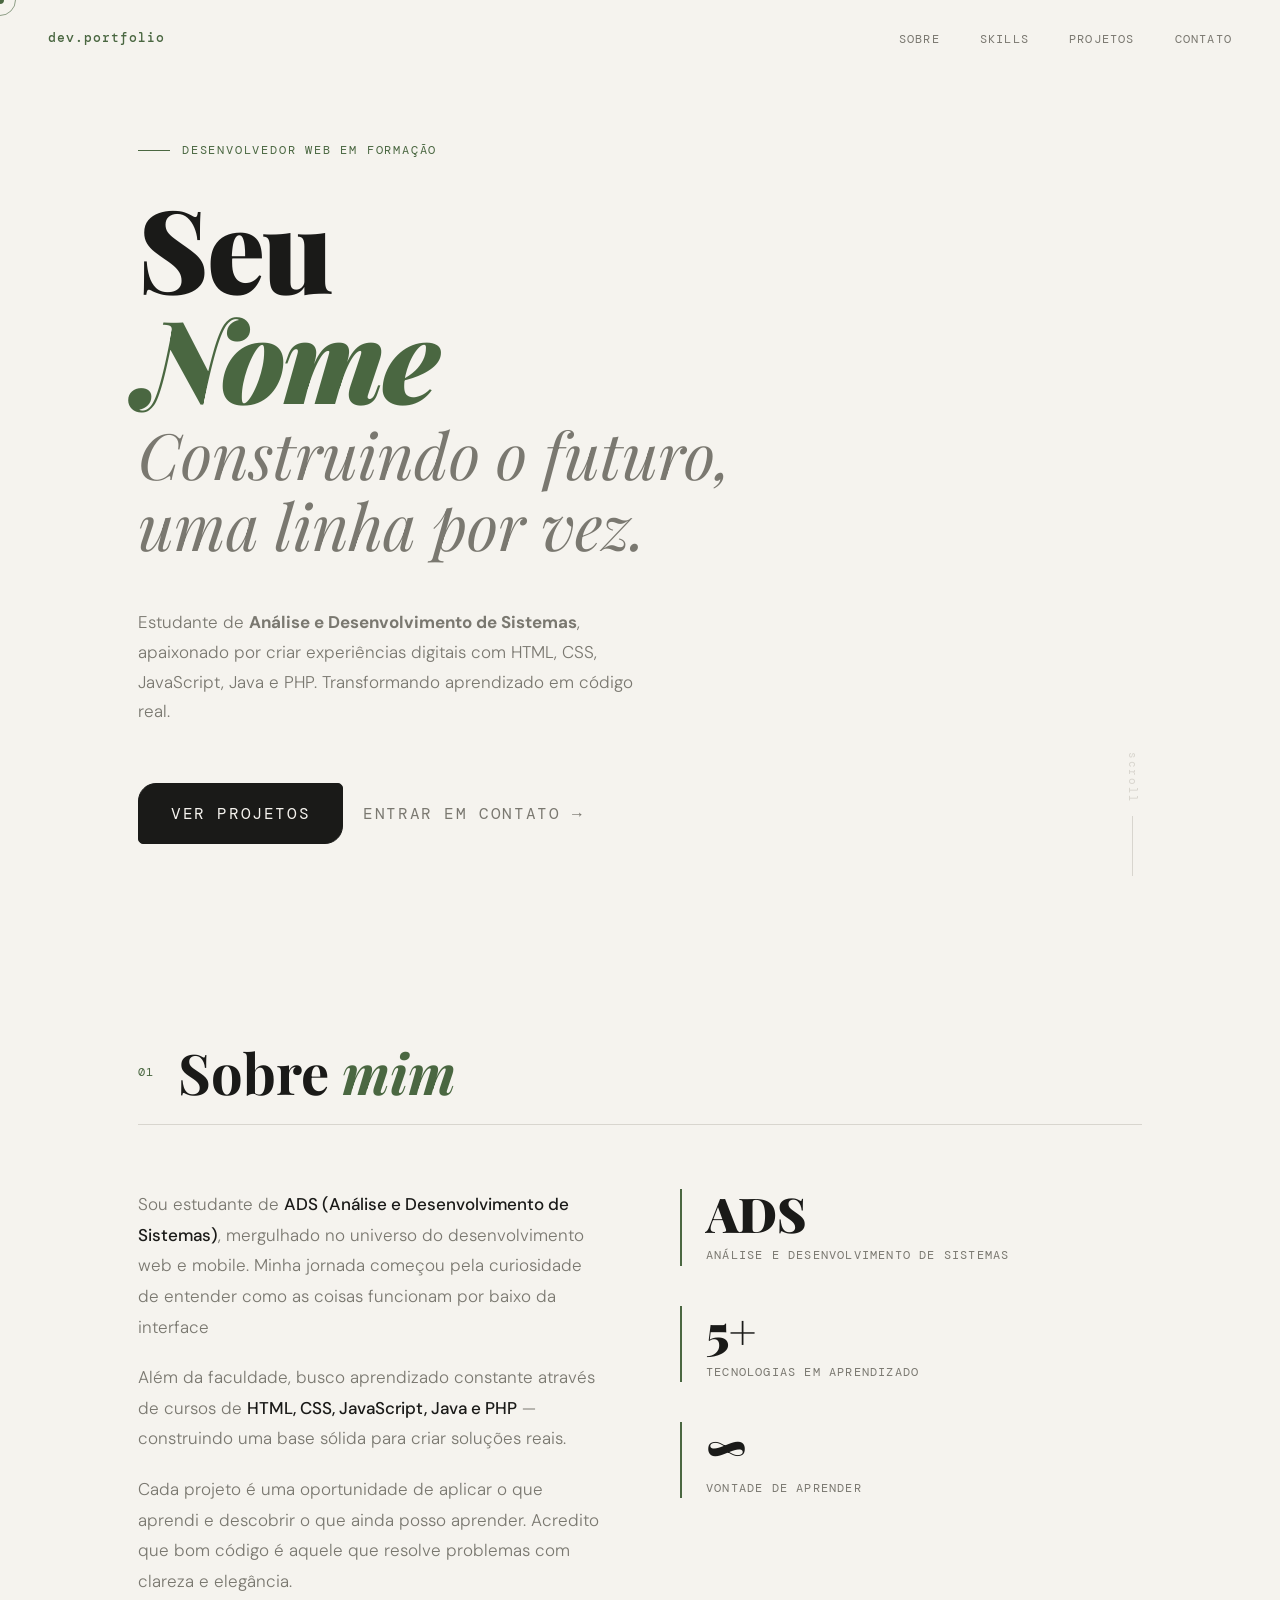
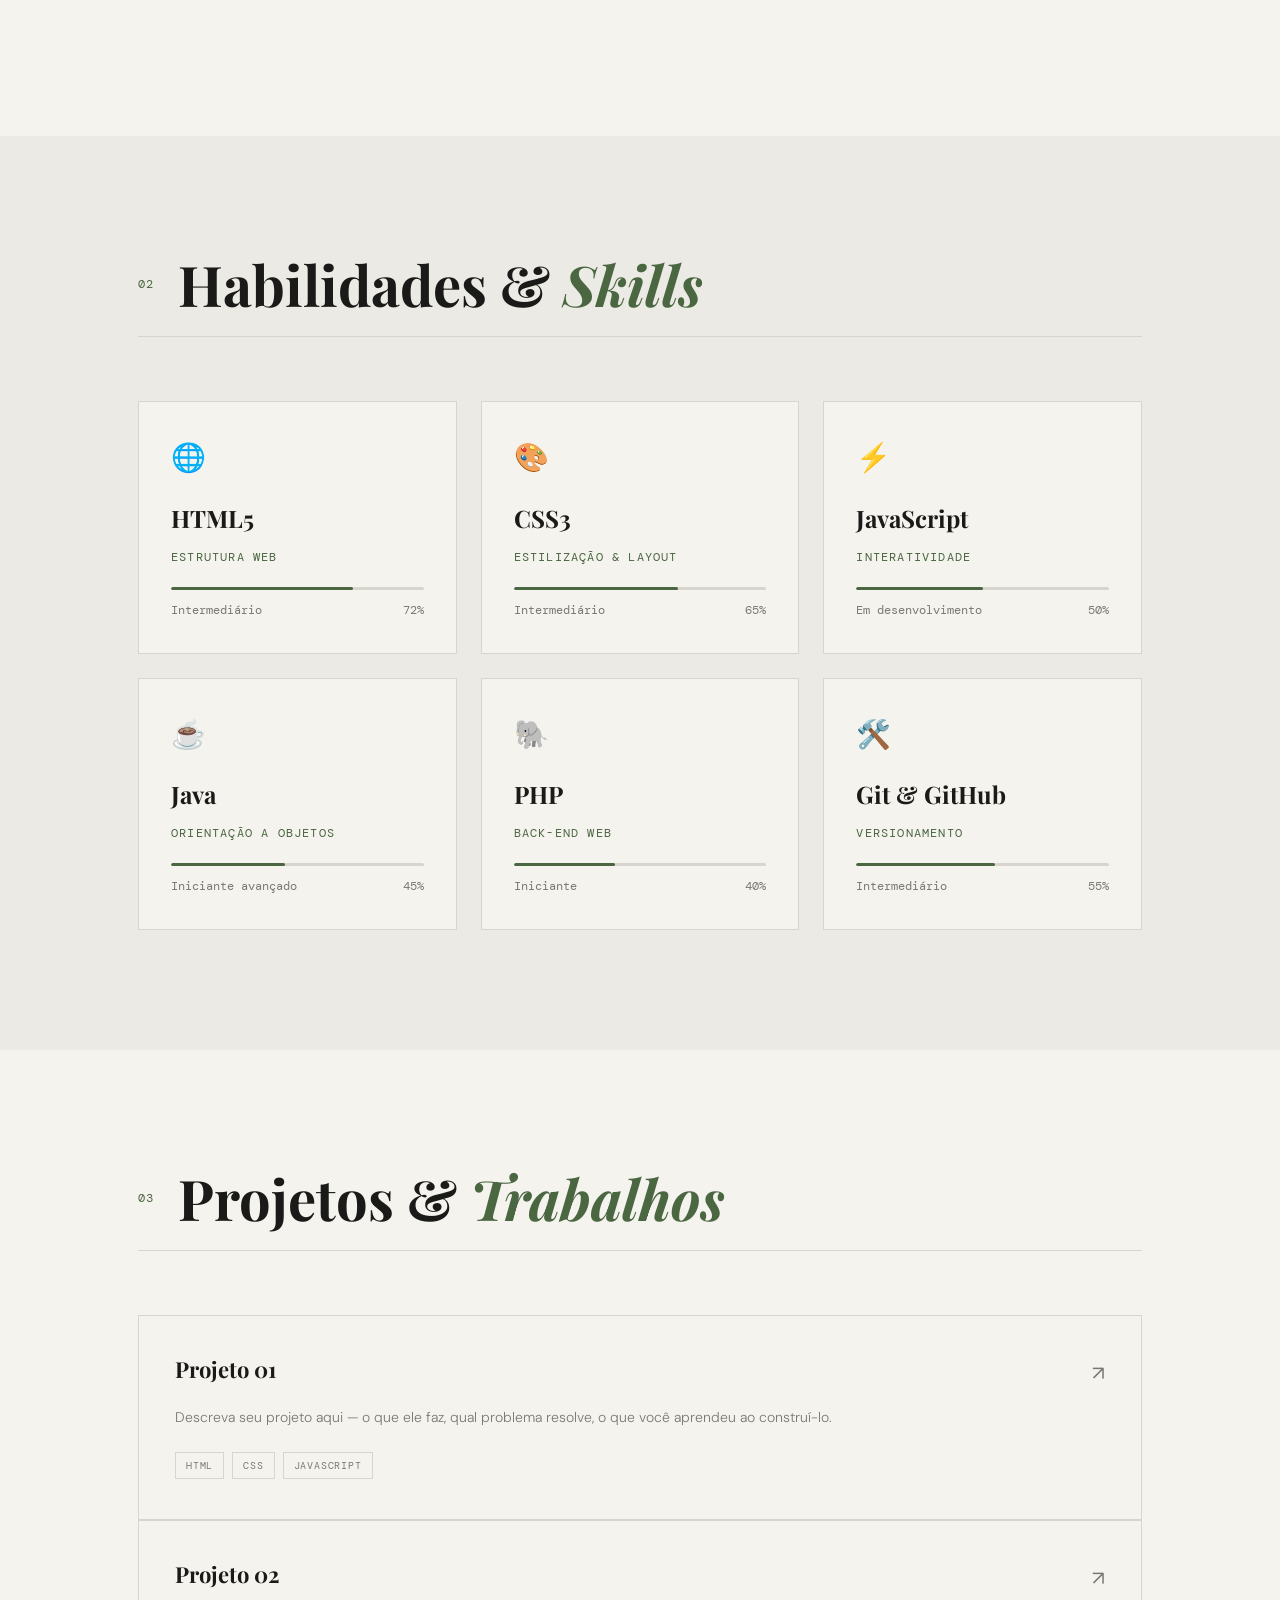
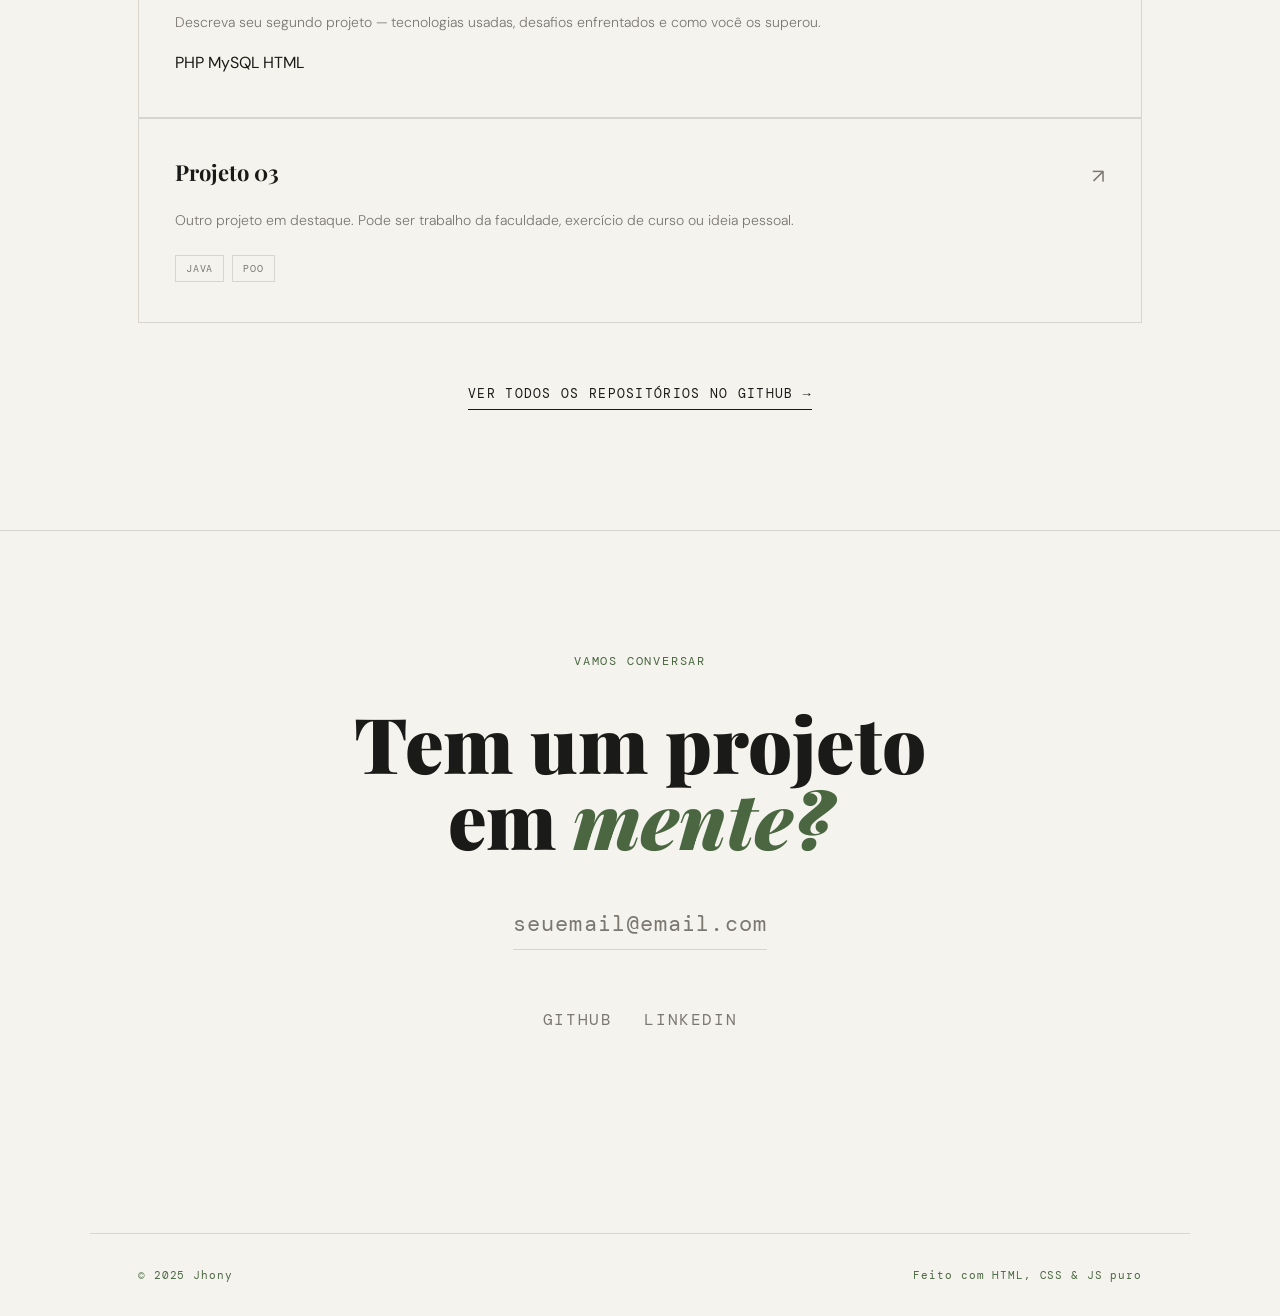
<file: 02-lp-portifolio/index.html>
<!DOCTYPE html>
<html lang="en">

<head>
    <meta charset="UTF-8">
    <meta name="viewport" content="width=device-width, initial-scale=1.0">
    <link rel="stylesheet" href="style.css">
    <title>Dev.portifolio</title>

    <link rel="preconnect" href="https://fonts.googleapis.com" />
    <link rel="preconnect" href="https://fonts.gstatic.com" crossorigin />
    <link
        href="https://fonts.googleapis.com/css2?family=Playfair+Display:ital,wght@0,400;0,700;0,900;1,400&family=DM+Mono:wght@300;400;500&family=DM+Sans:wght@300;400;500&display=swap"
        rel="stylesheet" />
</head>

<body>

    <!-- Cursor customizado -->
    <div id="cursor-dot"></div>
    <div id="cursor-ring"></div>


    <!--Navbar-->

    <nav id="navbar">
        <a href="#hero" class="nav-logo">dev.portfolio</a>
        <ul class="nav-links">
            <li><a href="#sobre">Sobre</a></li>
            <li><a href="#habilidades">Skills</a></li>
            <li><a href="#projetos">Projetos</a></li>
            <li><a href="#contato">Contato</a></li>
        </ul>
    </nav>





    <!--Hero (Topo)-->

    <div id="hero" style="max-width: var(--max-w); margin: 0 auto;">
        <span class="hero-tag">Desenvolvedor Web em Formação</span>

        <h1 class="hero-name">Seu<br><em>Nome</em></h1> <!-- br= pular linha// em= ênfase no texto-->
        <p class="hero-subtitle">Construindo o futuro,<br>uma linha por vez.</p>

        <p class="hero-desc">
            Estudante de <strong>Análise e Desenvolvimento de Sistemas</strong>, apaixonado por criar
            experiências digitais com HTML, CSS, JavaScript, Java e PHP.
            Transformando aprendizado em código real.
        </p>

        <div class="hero-cta">
            <a href="#projetos" class="btn-primary">Ver Projetos</a>
            <a href="#contato" class="btn-secondary">Entrar em Contato →</a>
        </div>

        <span class="hero-scroll-hint">scroll</span>
    </div>

    <!--Sobre-->

    <section id="sobre">
        <div class="section-header">
            <span class="section-number">01</span>
            <h2 class="section-title">Sobre <em>mim</em></h2>
        </div>

        <div class="about-grid">
            <div class="about-text reveal">
                <p>Sou estudante de <strong>ADS (Análise e Desenvolvimento de Sistemas)</strong>,
                    mergulhado no universo do desenvolvimento web e mobile. Minha jornada começou
                    pela curiosidade de entender como as coisas funcionam por baixo da interface</p>
                <p>
                    Além da faculdade, busco aprendizado constante através de cursos de
                    <strong>HTML, CSS, JavaScript, Java e PHP</strong> — construindo uma base
                    sólida para criar soluções reais.
                </p>
                <p>
                    Cada projeto é uma oportunidade de aplicar o que aprendi e descobrir o que
                    ainda posso aprender. Acredito que bom código é aquele que resolve problemas
                    com clareza e elegância.
                </p>
            </div>
            <div class="about-stats reveal">
                <div class="stat-item">
                    <div class="stat-number">ADS</div>
                    <div class="stat-label">Análise e Desenvolvimento de Sistemas</div>
                </div>
                <div class="stat-item">
                    <div class="stat-number">5+</div>
                    <div class="stat-label">Tecnologias em aprendizado</div>
                </div>
                <div class="stat-item">
                    <div class="stat-number">∞</div>
                    <div class="stat-label">Vontade de aprender</div>
                </div>
            </div>
        </div>

    </section>

    <!--Habilidades-->

    <div id="habilidades">
    <div class="inner">
      <div class="section-header reveal">
        <span class="section-number">02</span>
        <h2 class="section-title">Habilidades &amp; <em>Skills</em></h2>
      </div>
 
      <div class="skills-grid">
 
        <div class="skill-card reveal">
          <span class="skill-icon">🌐</span>
          <div class="skill-name">HTML5</div>
          <div class="skill-category">Estrutura Web</div>
          <div class="skill-bar-bg">
            <div class="skill-bar" data-width="72"></div>
          </div>
          <div class="skill-level"><span>Intermediário</span><span>72%</span></div>
        </div>
 
        <div class="skill-card reveal">
          <span class="skill-icon">🎨</span>
          <div class="skill-name">CSS3</div>
          <div class="skill-category">Estilização & Layout</div>
          <div class="skill-bar-bg">
            <div class="skill-bar" data-width="65"></div>
          </div>
          <div class="skill-level"><span>Intermediário</span><span>65%</span></div>
        </div>
 
        <div class="skill-card reveal">
          <span class="skill-icon">⚡</span>
          <div class="skill-name">JavaScript</div>
          <div class="skill-category">Interatividade</div>
          <div class="skill-bar-bg">
            <div class="skill-bar" data-width="50"></div>
          </div>
          <div class="skill-level"><span>Em desenvolvimento</span><span>50%</span></div>
        </div>
 
        <div class="skill-card reveal">
          <span class="skill-icon">☕</span>
          <div class="skill-name">Java</div>
          <div class="skill-category">Orientação a Objetos</div>
          <div class="skill-bar-bg">
            <div class="skill-bar" data-width="45"></div>
          </div>
          <div class="skill-level"><span>Iniciante avançado</span><span>45%</span></div>
        </div>
 
        <div class="skill-card reveal">
          <span class="skill-icon">🐘</span>
          <div class="skill-name">PHP</div>
          <div class="skill-category">Back-end Web</div>
          <div class="skill-bar-bg">
            <div class="skill-bar" data-width="40"></div>
          </div>
          <div class="skill-level"><span>Iniciante</span><span>40%</span></div>
        </div>
 
        <div class="skill-card reveal">
          <span class="skill-icon">🛠️</span>
          <div class="skill-name">Git & GitHub</div>
          <div class="skill-category">Versionamento</div>
          <div class="skill-bar-bg">
            <div class="skill-bar" data-width="55"></div>
          </div>
          <div class="skill-level"><span>Intermediário</span><span>55%</span></div>
        </div>
 
      </div>
    </div>
  </div>

    <!--Projetos-->

    <section id="projetos">
        <div class="section-header reveal">
            <span class="section-number">03</span>
            <h2 class="section-title">Projetos &amp; <em>Trabalhos</em></h2>
        </div>

        <div class="projects-grid"></div>

        <a href="#" target="_blank" class="project-card reveal">
            <div class="project-header">
                <span class="project-name">Projeto 01</span>
                <span class="project-arrow">↗</span>
            </div>
            <p class="project-desc">
                Descreva seu projeto aqui — o que ele faz, qual problema resolve,
                o que você aprendeu ao construí-lo.
            </p>
            <div class="project-tags">
                <span>HTML</span>
                <span>CSS</span>
                <span>JavaScript</span>
            </div>
        </a>

        <a href="#" target="_blank" class="project-card reveal">
            <div class="project-header">
                <span class="project-name">Projeto 02</span>
                <span class="project-arrow">↗</span>
            </div>
            <p class="project-desc">
                Descreva seu segundo projeto — tecnologias usadas, desafios
                enfrentados e como você os superou.
            </p>
            <div class="preject-tags">
                <span>PHP</span>
                <span>MySQL</span>
                <span>HTML</span>
            </div>
        </a>

        <a href="#" target="_blank" class="project-card reveal">
            <div class="project-header">
                <span class="project-name">Projeto 03</span>
                <span class="project-arrow">↗</span>
            </div>
            <p class="project-desc">Outro projeto em destaque. Pode ser trabalho da faculdade,
                exercício de curso ou ideia pessoal.</p>
            <div class="project-tags">
                <span>JAVA</span>
                <span>POO</span>
            </div>
        </a>

        <div class="github-link-wrapper reveal">
            <a href="#" target="_blank" class="github-cta">
                Ver todos os repositórios no GitHub →
            </a>
        </div>
    </section>

    <!--Contato-->

    <div id="contato">
        <p class="contact-label reveal">Vamos conversar</p>
        <h2 class="contact-heading reveal">Tem um projeto<br>em <em>mente?</em></h2>
        <a href="mailto:seuemail@email.com" class="contact-email reveal">seuemail@email.com</a>

        <div class="social-links reveal">
            <a href="#" target="_blank">GitHub</a>
            <a href="#" target="_blank">LinkedIn</a>
        </div>
    </div>

    <footer>
        <span>© 2025 Jhony</span>
        <span>Feito com HTML, CSS & JS puro</span>
    </footer>

    <script src="script.js"></script>
</body>

</html>
</file>
<file: 02-lp-portifolio/style.css>
@import url(css/root.css);
@import url(css/geral.css);
@import url(css/cursor.css);
@import url(css/nav.css);
@import url(css/hero.css);
@import url(css/sobre.css);
@import url(css/habilidades.css);
@import url(css/projetos.css);
@import url(css/contato.css);
@import url(css/social-links.css);
@import url(css/footer.css);
@import url(css/animaçoes.css);
@import url(css/responsive.css);
</file>
